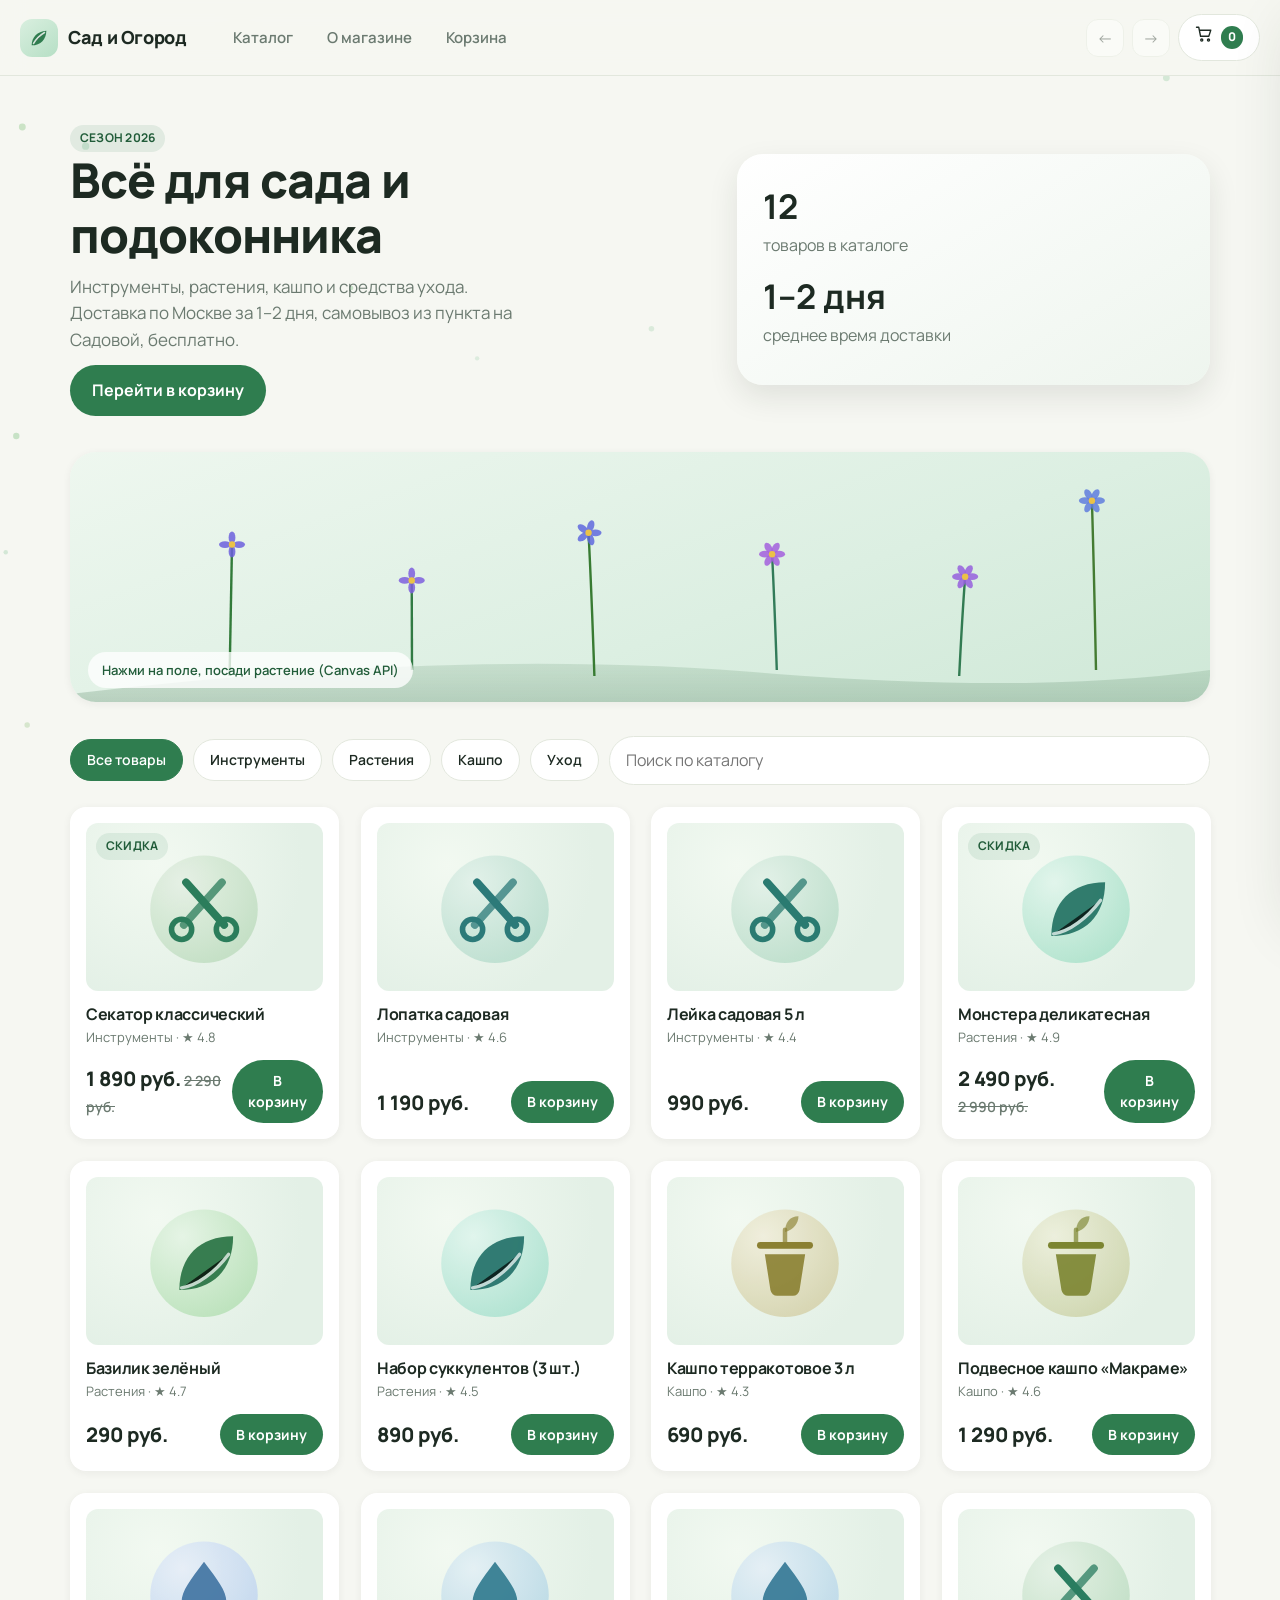
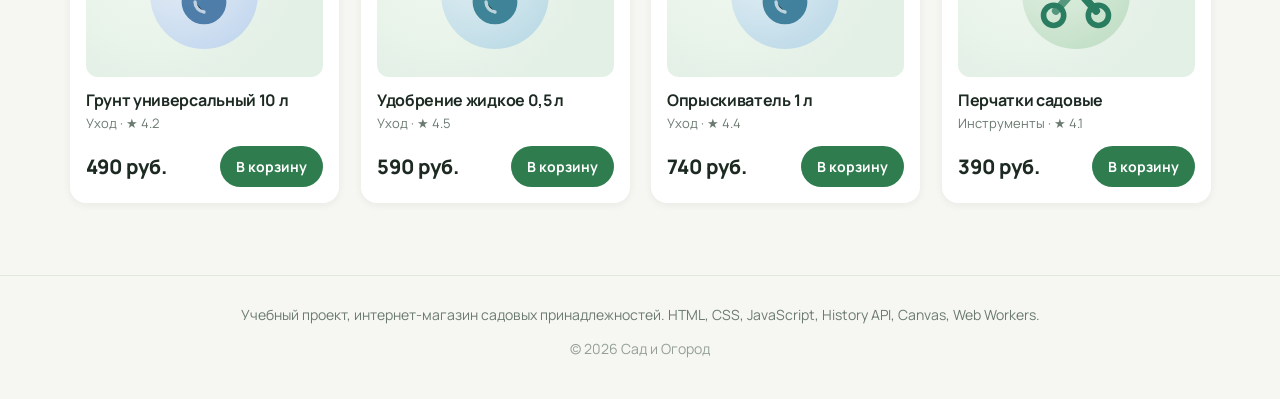
<file: index.html>
<!DOCTYPE html>
<html lang="ru">
<head>
  <meta charset="UTF-8" />
  <base href="/" />
  <meta name="viewport" content="width=device-width, initial-scale=1.0" />
  <title>Сад и Огород, магазин садовых принадлежностей</title>
  <meta name="description" content="Интернет-магазин садовых принадлежностей: инструменты, растения, кашпо и уход за садом." />
  <script>
    // Восстановление маршрута после редиректа с 404.html (GitHub Pages).
    try {
      const saved = sessionStorage.getItem('spa:path');
      if (saved) {
        sessionStorage.removeItem('spa:path');
        history.replaceState({}, '', saved);
      }
    } catch (e) {}
  </script>
  <link rel="preconnect" href="https://fonts.googleapis.com" />
  <link rel="preconnect" href="https://fonts.gstatic.com" crossorigin />
  <link href="https://fonts.googleapis.com/css2?family=Manrope:wght@400;500;700;800&display=swap" rel="stylesheet" />
  <link rel="stylesheet" href="css/index.css" />
  <link rel="stylesheet" href="css/components/header.css" />
  <link rel="stylesheet" href="css/components/catalog.css" />
  <link rel="stylesheet" href="css/components/product-card.css" />
  <link rel="stylesheet" href="css/components/cart.css" />
  <link rel="stylesheet" href="css/components/product-page.css" />
  <link rel="stylesheet" href="css/components/canvas-hero.css" />
</head>
<body>
  <canvas id="hero-canvas" class="canvas-hero" aria-hidden="true"></canvas>

  <header class="header">
    <a class="header__logo" href="/" data-link data-route="/">
      <span class="header__logo-mark" aria-hidden="true"><svg viewBox="0 0 24 24" width="22" height="22"><path d="M4 20C4 11 10 5 20 4c0 9-6 16-16 16Z" fill="#2f7d4f"/><path d="M6 18C9 13 13 9 18 6" stroke="#fff" stroke-width="1.6" stroke-linecap="round" opacity=".8"/></svg></span>
      <span class="header__logo-text">Сад и Огород</span>
    </a>

    <nav class="header__nav" aria-label="Основная навигация">
      <a class="header__link" href="/" data-link data-route="/">Каталог</a>
      <a class="header__link" href="/about" data-link data-route="/about">О магазине</a>
      <a class="header__link" href="/cart" data-link data-route="/cart">Корзина</a>
    </nav>

    <div class="header__actions">
      <button class="header__history" type="button" data-history="back" title="Назад" aria-label="Назад">←</button>
      <button class="header__history" type="button" data-history="forward" title="Вперёд" aria-label="Вперёд">→</button>
      <button class="cart-button" type="button" data-open-cart aria-label="Открыть корзину">
        <span aria-hidden="true"><svg viewBox="0 0 24 24" width="18" height="18" fill="none" stroke="#1d2a22" stroke-width="1.8" stroke-linecap="round" stroke-linejoin="round"><circle cx="9" cy="20" r="1.4"/><circle cx="18" cy="20" r="1.4"/><path d="M2 3h3l2.4 12h11L21 7H6"/></svg></span>
        <span class="cart-button__count" data-cart-count>0</span>
      </button>
    </div>
  </header>

  <main id="app" class="app" aria-live="polite"></main>

  <footer class="footer">
    <p>Учебный проект, интернет-магазин садовых принадлежностей. HTML, CSS, JavaScript, History API, Canvas, Web Workers.</p>
    <p class="footer__meta">© <span data-year></span> Сад и Огород</p>
  </footer>

  <aside class="cart-drawer" data-cart-drawer aria-hidden="true">
    <div class="cart-drawer__overlay" data-close-cart></div>
    <section class="cart-drawer__panel" role="dialog" aria-modal="true" aria-label="Корзина">
      <header class="cart-drawer__head">
        <h2>Корзина</h2>
        <button class="cart-drawer__close" type="button" data-close-cart aria-label="Закрыть">✕</button>
      </header>
      <div class="cart-drawer__body" data-cart-body></div>
      <footer class="cart-drawer__foot">
        <div class="cart-drawer__row">
          <span>Товары</span><span data-cart-subtotal>0 руб.</span>
        </div>
        <div class="cart-drawer__row">
          <span>Скидка</span><span data-cart-discount>0 руб.</span>
        </div>
        <div class="cart-drawer__row cart-drawer__row--total">
          <span>Итого</span><span data-cart-total>0 руб.</span>
        </div>
        <p class="cart-drawer__note" data-cart-note>Скидка 10% от 5 000 руб., 15% от 10 000 руб.</p>
        <button class="button button--primary button--wide" type="button" data-checkout>Оформить заказ</button>
      </footer>
    </section>
  </aside>

  <div class="toast" data-toast role="status" aria-live="polite"></div>

  <script type="module" src="js/app.js"></script>
</body>
</html>
</file>
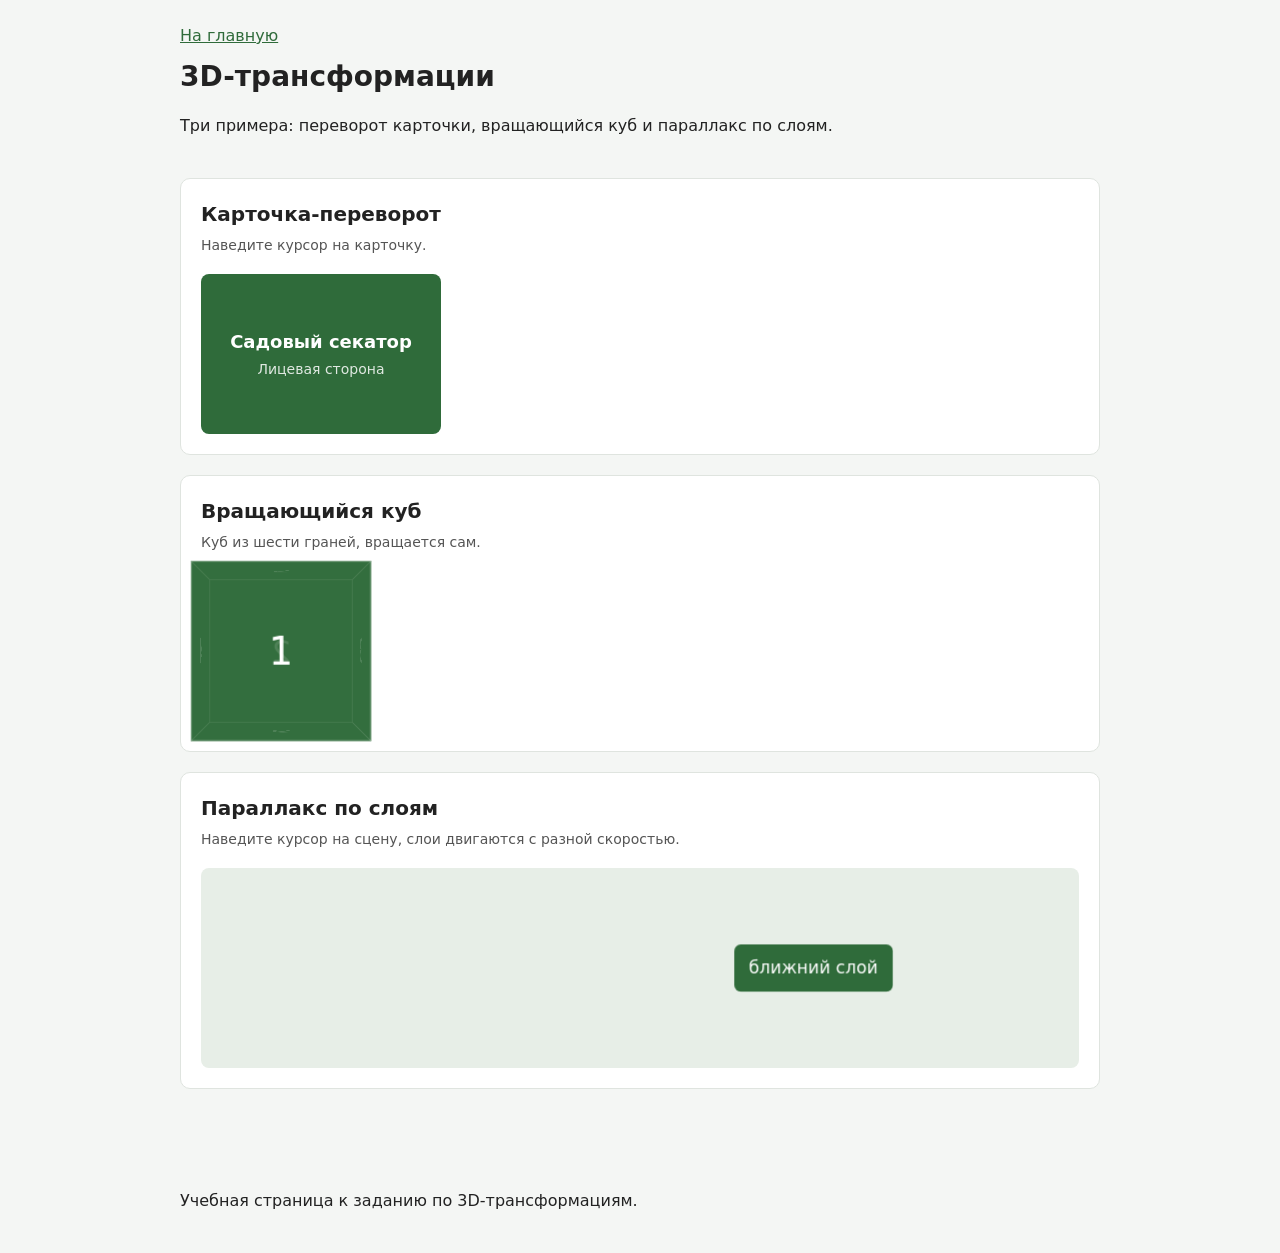
<file: tasks/3d/index.html>
<!DOCTYPE html>
<html lang="ru">
<head>
  <meta charset="utf-8">
  <meta name="viewport" content="width=device-width, initial-scale=1">
  <title>3D-трансформации</title>
  <link rel="stylesheet" href="style.css">
</head>
<body>
  <header>
    <a href="../../index.html">На главную</a>
    <h1>3D-трансформации</h1>
    <p>Три примера: переворот карточки, вращающийся куб и параллакс по слоям.</p>
  </header>

  <main>
    <section class="demo">
      <h2>Карточка-переворот</h2>
      <p>Наведите курсор на карточку.</p>
      <div class="flip">
        <div class="flip-inner">
          <div class="flip-face flip-front">
            <h3>Садовый секатор</h3>
            <p>Лицевая сторона</p>
          </div>
          <div class="flip-face flip-back">
            <h3>1 890 ₽</h3>
            <p>Обратная сторона</p>
          </div>
        </div>
      </div>
    </section>

    <section class="demo">
      <h2>Вращающийся куб</h2>
      <p>Куб из шести граней, вращается сам.</p>
      <div class="scene">
        <div class="cube">
          <div class="side front">1</div>
          <div class="side back">2</div>
          <div class="side right">3</div>
          <div class="side left">4</div>
          <div class="side top">5</div>
          <div class="side bottom">6</div>
        </div>
      </div>
    </section>

    <section class="demo">
      <h2>Параллакс по слоям</h2>
      <p>Наведите курсор на сцену, слои двигаются с разной скоростью.</p>
      <div class="parallax">
        <span class="layer far">дальний слой</span>
        <span class="layer middle">средний слой</span>
        <span class="layer near">ближний слой</span>
      </div>
    </section>
  </main>

  <footer>
    <p>Учебная страница к заданию по 3D-трансформациям.</p>
  </footer>
</body>
</html>
</file>
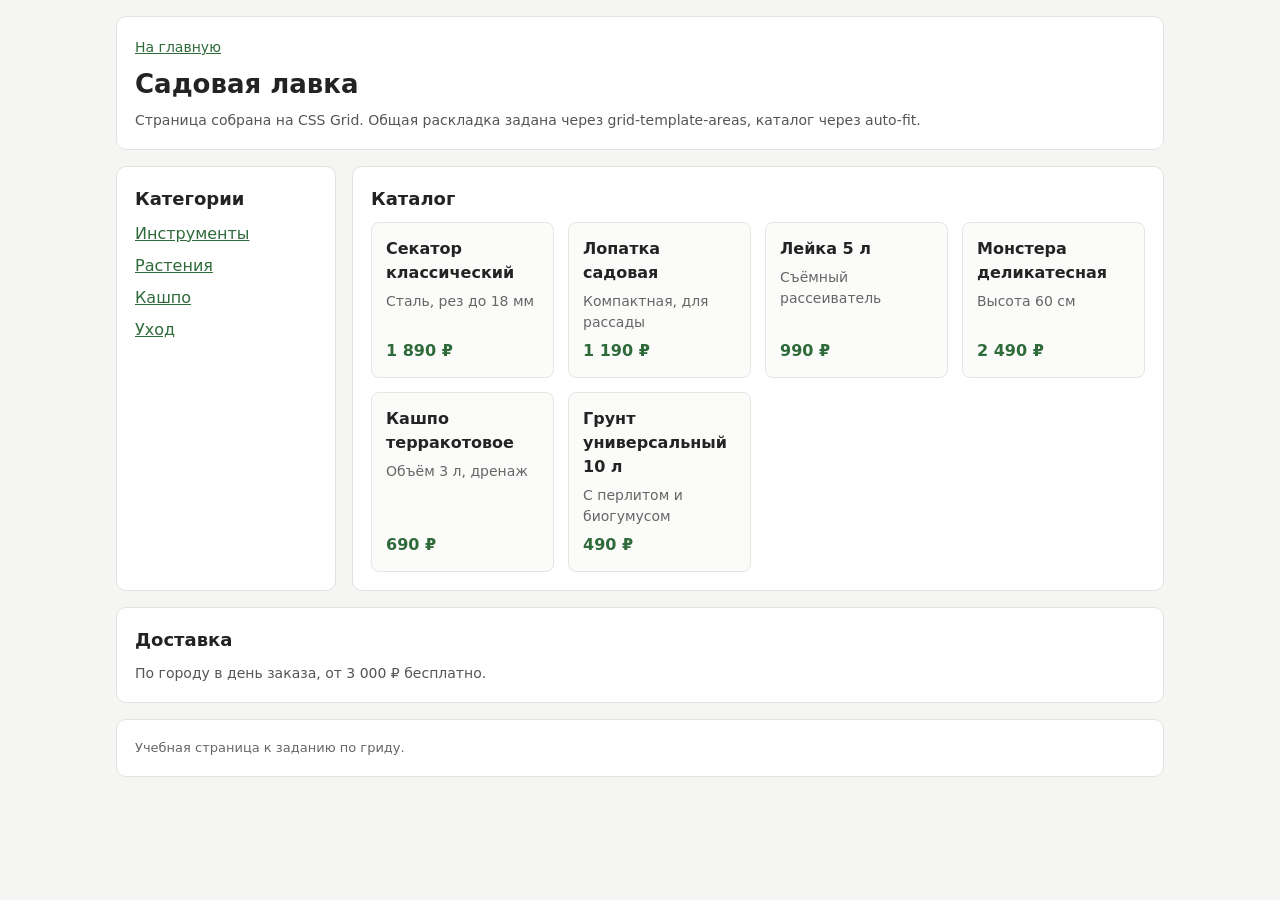
<file: tasks/grid/index.html>
<!DOCTYPE html>
<html lang="ru">
<head>
  <meta charset="utf-8">
  <meta name="viewport" content="width=device-width, initial-scale=1">
  <title>Вёрстка на гриде</title>
  <link rel="stylesheet" href="style.css">
</head>
<body>
  <div class="layout">
    <header class="site-header">
      <a class="back" href="../../index.html">На главную</a>
      <h1>Садовая лавка</h1>
      <p>Страница собрана на CSS Grid. Общая раскладка задана через grid-template-areas, каталог через auto-fit.</p>
    </header>

    <nav class="site-nav" aria-label="Категории">
      <h2>Категории</h2>
      <ul>
        <li><a href="#tools">Инструменты</a></li>
        <li><a href="#plants">Растения</a></li>
        <li><a href="#pots">Кашпо</a></li>
        <li><a href="#care">Уход</a></li>
      </ul>
    </nav>

    <main class="site-main">
      <h2>Каталог</h2>
      <div class="cards">
        <article class="card">
          <h3>Секатор классический</h3>
          <p>Сталь, рез до 18 мм</p>
          <span class="price">1 890 ₽</span>
        </article>
        <article class="card">
          <h3>Лопатка садовая</h3>
          <p>Компактная, для рассады</p>
          <span class="price">1 190 ₽</span>
        </article>
        <article class="card">
          <h3>Лейка 5 л</h3>
          <p>Съёмный рассеиватель</p>
          <span class="price">990 ₽</span>
        </article>
        <article class="card">
          <h3>Монстера деликатесная</h3>
          <p>Высота 60 см</p>
          <span class="price">2 490 ₽</span>
        </article>
        <article class="card">
          <h3>Кашпо терракотовое</h3>
          <p>Объём 3 л, дренаж</p>
          <span class="price">690 ₽</span>
        </article>
        <article class="card">
          <h3>Грунт универсальный 10 л</h3>
          <p>С перлитом и биогумусом</p>
          <span class="price">490 ₽</span>
        </article>
      </div>
    </main>

    <aside class="site-aside">
      <h2>Доставка</h2>
      <p>По городу в день заказа, от 3 000 ₽ бесплатно.</p>
    </aside>

    <footer class="site-footer">
      <p>Учебная страница к заданию по гриду.</p>
    </footer>
  </div>
</body>
</html>
</file>
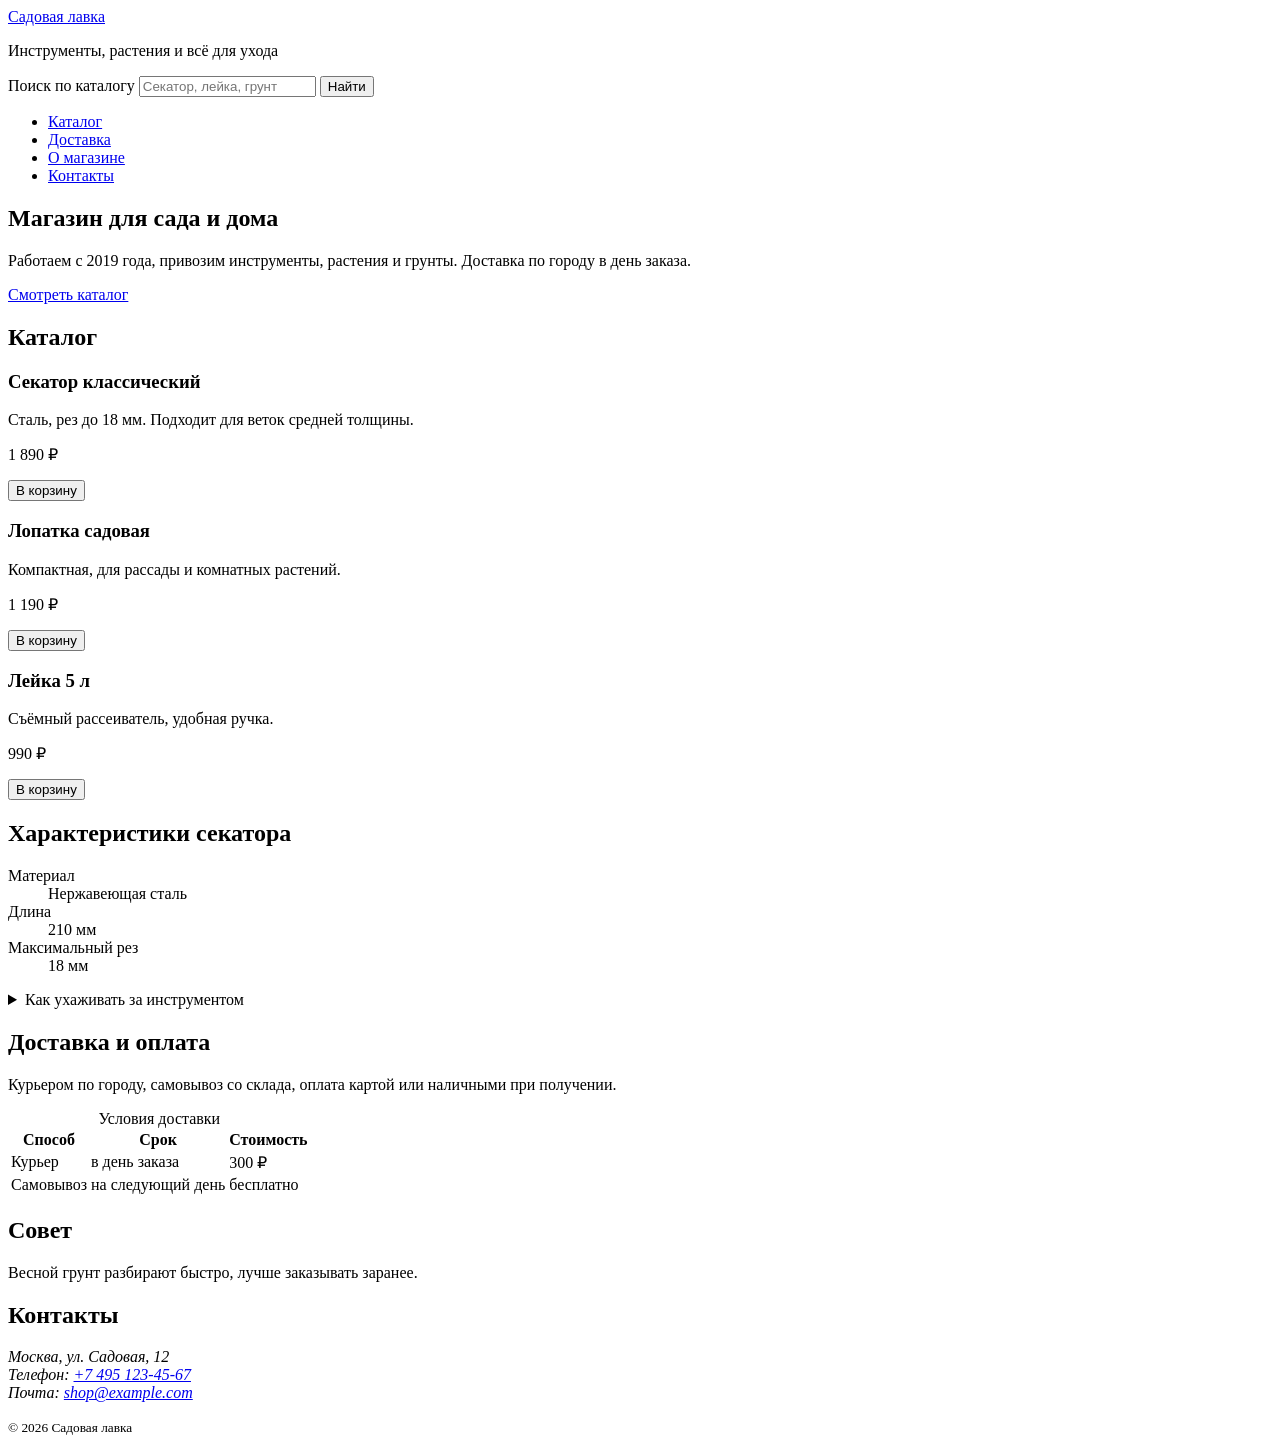
<file: tasks/skeleton/index.html>
<!DOCTYPE html>
<!--
  Каркас сайта без CSS. Разметка только семантическая, стилей нет вообще,
  чтобы было видно структуру документа, а не оформление.
-->
<html lang="ru">
<head>
  <meta charset="utf-8">
  <meta name="viewport" content="width=device-width, initial-scale=1">
  <title>Садовая лавка — каркас страницы</title>
</head>
<body>

  <!-- Шапка сайта: логотип, название, поиск. header задаёт вводную часть страницы. -->
  <header>
    <a href="../../index.html">Садовая лавка</a>
    <p>Инструменты, растения и всё для ухода</p>

    <!-- Поиск по каталогу: form с полем и кнопкой, без стилей. -->
    <form action="#" method="get" role="search">
      <label for="search">Поиск по каталогу</label>
      <input id="search" name="q" type="search" placeholder="Секатор, лейка, грунт">
      <button type="submit">Найти</button>
    </form>

    <!-- Основная навигация: nav с неупорядоченным списком ссылок. -->
    <nav aria-label="Основная навигация">
      <ul>
        <li><a href="#catalog">Каталог</a></li>
        <li><a href="#delivery">Доставка</a></li>
        <li><a href="#about">О магазине</a></li>
        <li><a href="#contacts">Контакты</a></li>
      </ul>
    </nav>
  </header>

  <!-- Основное содержимое страницы. Всё, что относится к сути страницы, лежит в main. -->
  <main>

    <!-- Первый экран: заголовок и короткое описание. section группирует тематический блок. -->
    <section id="about">
      <h1>Магазин для сада и дома</h1>
      <p>Работаем с 2019 года, привозим инструменты, растения и грунты. Доставка по городу в день заказа.</p>
      <a href="#catalog">Смотреть каталог</a>
    </section>

    <!-- Каталог: блок с карточками товаров. -->
    <section id="catalog">
      <h2>Каталог</h2>

      <!-- Каждая карточка товара это самостоятельная единица, поэтому article. -->
      <article>
        <h3>Секатор классический</h3>
        <p>Сталь, рез до 18 мм. Подходит для веток средней толщины.</p>
        <p>1 890 ₽</p>
        <button type="button">В корзину</button>
      </article>

      <article>
        <h3>Лопатка садовая</h3>
        <p>Компактная, для рассады и комнатных растений.</p>
        <p>1 190 ₽</p>
        <button type="button">В корзину</button>
      </article>

      <article>
        <h3>Лейка 5 л</h3>
        <p>Съёмный рассеиватель, удобная ручка.</p>
        <p>990 ₽</p>
        <button type="button">В корзину</button>
      </article>

      <!-- Характеристики товара: список определений, термин и значение. -->
      <h2>Характеристики секатора</h2>
      <dl>
        <dt>Материал</dt>
        <dd>Нержавеющая сталь</dd>
        <dt>Длина</dt>
        <dd>210 мм</dd>
        <dt>Максимальный рез</dt>
        <dd>18 мм</dd>
      </dl>

      <!-- Развёрнутое описание с дополнительными сведениями. -->
      <details>
        <summary>Как ухаживать за инструментом</summary>
        <p>После работы протрите лезвия сухой тканью и смажьте маслом, храните в чехле.</p>
      </details>
    </section>

    <!-- Блок про доставку и оплату. -->
    <section id="delivery">
      <h2>Доставка и оплата</h2>
      <p>Курьером по городу, самовывоз со склада, оплата картой или наличными при получении.</p>

      <!-- Таблица с условиями: подходит для данных, где важны строки и столбцы. -->
      <table>
        <caption>Условия доставки</caption>
        <thead>
          <tr>
            <th scope="col">Способ</th>
            <th scope="col">Срок</th>
            <th scope="col">Стоимость</th>
          </tr>
        </thead>
        <tbody>
          <tr>
            <td>Курьер</td>
            <td>в день заказа</td>
            <td>300 ₽</td>
          </tr>
          <tr>
            <td>Самовывоз</td>
            <td>на следующий день</td>
            <td>бесплатно</td>
          </tr>
        </tbody>
      </table>
    </section>

    <!-- Дополнительный блок сбоку по смыслу: aside. -->
    <aside>
      <h2>Совет</h2>
      <p>Весной грунт разбирают быстро, лучше заказывать заранее.</p>
    </aside>
  </main>

  <!-- Подвал: контакты и копирайт. footer закрывает страницу. -->
  <footer id="contacts">
    <h2>Контакты</h2>
    <address>
      Москва, ул. Садовая, 12<br>
      Телефон: <a href="tel:+74951234567">+7 495 123-45-67</a><br>
      Почта: <a href="mailto:shop@example.com">shop@example.com</a>
    </address>
    <p><small>© 2026 Садовая лавка</small></p>
  </footer>

</body>
</html>
</file>
<file: css/index.css>
/* ============================================================
   index.css, общие стили: токены, сброс, типографика, каркас
   ============================================================ */

:root {
  /* Палитра */
  --color-bg: #f6f7f2;
  --color-surface: #ffffff;
  --color-ink: #1d2a22;
  --color-muted: #6b7a70;
  --color-line: #e2e7dd;
  --color-primary: #2f7d4f;
  --color-primary-dark: #215c39;
  --color-accent: #e8b04b;
  --color-danger: #c0442f;

  /* Тени и радиусы */
  --radius-sm: 10px;
  --radius-md: 16px;
  --radius-lg: 26px;
  --shadow-sm: 0 2px 8px rgba(29, 42, 34, 0.06);
  --shadow-md: 0 12px 30px rgba(29, 42, 34, 0.10);
  --shadow-lg: 0 24px 60px rgba(29, 42, 34, 0.16);

  /* Анимации */
  --ease-out: cubic-bezier(0.22, 1, 0.36, 1);
  --speed: 220ms;

  /* Токены размеров */
  --header-h: 76px;
  --container: 1180px;
}

*,
*::before,
*::after { box-sizing: border-box; }

html { scroll-behavior: smooth; }

body {
  margin: 0;
  min-height: 100vh;
  font-family: 'Manrope', system-ui, -apple-system, 'Segoe UI', sans-serif;
  color: var(--color-ink);
  background: var(--color-bg);
  line-height: 1.55;
  -webkit-font-smoothing: antialiased;
}

img { max-width: 100%; display: block; }

button { font: inherit; color: inherit; }

a { color: inherit; text-decoration: none; }

h1, h2, h3 { margin: 0 0 12px; line-height: 1.15; letter-spacing: -0.02em; }
h1 { font-size: clamp(28px, 4vw, 48px); font-weight: 800; }
h2 { font-size: clamp(22px, 2.6vw, 32px); font-weight: 800; }
h3 { font-size: 19px; font-weight: 700; }
p { margin: 0 0 12px; }

.app {
  max-width: var(--container);
  margin: 0 auto;
  padding: calc(var(--header-h) + 28px) 20px 72px;
}

/* ---------- Кнопки ---------- */
.button {
  --btn-bg: var(--color-primary);
  --btn-ink: #fff;
  display: inline-flex;
  align-items: center;
  justify-content: center;
  gap: 8px;
  padding: 13px 22px;
  border: 0;
  border-radius: 999px;
  background: var(--btn-bg);
  color: var(--btn-ink);
  font-weight: 700;
  cursor: pointer;
  transition: transform var(--speed) var(--ease-out), box-shadow var(--speed) var(--ease-out),
    background-color var(--speed) var(--ease-out);
}

.button:hover { transform: translateY(-2px); box-shadow: var(--shadow-md); }
.button:active { transform: translateY(0) scale(0.985); }
.button:focus-visible { outline: 3px solid var(--color-accent); outline-offset: 2px; }

.button--primary { --btn-bg: var(--color-primary); }
.button--primary:hover { background: var(--color-primary-dark); }
.button--ghost { --btn-bg: transparent; --btn-ink: var(--color-primary); box-shadow: inset 0 0 0 2px var(--color-primary); }
.button--ghost:hover { background: rgba(47, 125, 79, 0.08); }
.button--wide { width: 100%; }

/* ---------- Утилиты ---------- */
.badge {
  display: inline-block;
  padding: 4px 10px;
  border-radius: 999px;
  background: rgba(47, 125, 79, 0.10);
  color: var(--color-primary-dark);
  font-size: 12px;
  font-weight: 700;
  letter-spacing: 0.02em;
  text-transform: uppercase;
}

.muted { color: var(--color-muted); }

.price {
  font-weight: 800;
  font-size: 20px;
  white-space: nowrap;
}

.price--old {
  font-size: 14px;
  font-weight: 600;
  color: var(--color-muted);
  text-decoration: line-through;
}

/* ---------- Футер ---------- */
.footer {
  border-top: 1px solid var(--color-line);
  padding: 28px 20px 40px;
  text-align: center;
  color: var(--color-muted);
  font-size: 14px;
}

.footer__meta { margin: 0; opacity: 0.7; }

/* ---------- Тост ---------- */
.toast {
  position: fixed;
  left: 50%;
  bottom: 28px;
  transform: translate(-50%, 24px);
  padding: 12px 20px;
  border-radius: 999px;
  background: var(--color-ink);
  color: #fff;
  font-weight: 600;
  font-size: 14px;
  opacity: 0;
  pointer-events: none;
  transition: opacity var(--speed) var(--ease-out), transform var(--speed) var(--ease-out);
  z-index: 60;
}

.toast.is-visible { opacity: 1; transform: translate(-50%, 0); }

/* ---------- Появление страниц ---------- */
.page {
  animation: page-in 420ms var(--ease-out) both;
}

@keyframes page-in {
  from { opacity: 0; transform: translateY(14px); }
  to { opacity: 1; transform: translateY(0); }
}

@media (prefers-reduced-motion: reduce) {
  *, *::before, *::after {
    animation-duration: 0.001ms !important;
    animation-iteration-count: 1 !important;
    transition-duration: 0.001ms !important;
    scroll-behavior: auto !important;
  }
}
</file>
<file: css/components/header.css>
/* header.css, шапка, навигация, кнопки истории и корзины */

.header {
  position: fixed;
  inset: 0 0 auto 0;
  height: var(--header-h);
  display: flex;
  align-items: center;
  gap: 20px;
  padding: 0 20px;
  background: rgba(246, 247, 242, 0.86);
  backdrop-filter: blur(12px);
  border-bottom: 1px solid var(--color-line);
  z-index: 40;
}

.header__logo {
  display: inline-flex;
  align-items: center;
  gap: 10px;
  font-weight: 800;
  font-size: 18px;
  letter-spacing: -0.02em;
}

.header__logo-mark {
  display: grid;
  /* SVG внутри, размер задаётся самим svg */
  place-items: center;
  width: 38px;
  height: 38px;
  border-radius: 12px;
  background: linear-gradient(140deg, #d9efdf, #b6dfc5);
  font-size: 20px;
  transition: transform 400ms var(--ease-out);
}

.header__logo:hover .header__logo-mark { transform: rotate(-12deg) scale(1.06); }

.header__nav {
  display: flex;
  gap: 6px;
  margin-left: 12px;
}

.header__link {
  padding: 9px 14px;
  border-radius: 999px;
  font-weight: 600;
  font-size: 15px;
  color: var(--color-muted);
  transition: color var(--speed) var(--ease-out), background-color var(--speed) var(--ease-out);
}

.header__link:hover { color: var(--color-ink); background: rgba(29, 42, 34, 0.06); }
.header__link.is-active { color: var(--color-primary-dark); background: rgba(47, 125, 79, 0.12); }

.header__actions {
  display: flex;
  align-items: center;
  gap: 8px;
  margin-left: auto;
}

.header__history {
  width: 38px;
  height: 38px;
  border: 1px solid var(--color-line);
  border-radius: 12px;
  background: var(--color-surface);
  cursor: pointer;
  font-size: 16px;
  line-height: 1;
  transition: transform var(--speed) var(--ease-out), box-shadow var(--speed) var(--ease-out);
}

.header__history:hover { transform: translateY(-2px); box-shadow: var(--shadow-sm); }
.header__history:disabled { opacity: 0.4; cursor: default; transform: none; box-shadow: none; }

.cart-button {
  position: relative;
  display: inline-flex;
  align-items: center;
  gap: 8px;
  padding: 9px 16px;
  border: 1px solid var(--color-line);
  border-radius: 999px;
  background: var(--color-surface);
  cursor: pointer;
  font-size: 17px;
  transition: transform var(--speed) var(--ease-out), box-shadow var(--speed) var(--ease-out);
}

.cart-button:hover { transform: translateY(-2px); box-shadow: var(--shadow-sm); }

.cart-button__count {
  min-width: 22px;
  padding: 2px 6px;
  border-radius: 999px;
  background: var(--color-primary);
  color: #fff;
  font-size: 12px;
  font-weight: 800;
}

.cart-button__count.is-pop { animation: count-pop 420ms var(--ease-out); }

@keyframes count-pop {
  0% { transform: scale(1); }
  40% { transform: scale(1.45); }
  100% { transform: scale(1); }
}

@media (max-width: 720px) {
  .header { gap: 10px; padding: 0 12px; }
  .header__nav { display: none; }
  .header__logo-text { display: none; }
}
</file>
<file: css/components/catalog.css>
/* catalog.css, страница каталога: hero, фильтры, сетка */

.catalog__hero {
  display: grid;
  grid-template-columns: minmax(0, 1.15fr) minmax(0, 0.85fr);
  gap: 28px;
  align-items: center;
  padding: 20px 0 8px;
}

.catalog__lead { max-width: 46ch; color: var(--color-muted); font-size: 17px; }

.catalog__hero-card {
  position: relative;
  padding: 26px;
  border-radius: var(--radius-lg);
  background: linear-gradient(150deg, var(--color-surface), #eef5ee);
  box-shadow: var(--shadow-md);
  transform-style: preserve-3d;
  transition: transform 500ms var(--ease-out);
}

.catalog__hero-card:hover {
  transform: perspective(900px) rotateY(-6deg) rotateX(3deg) translateY(-4px);
}

.catalog__hero-card strong { display: block; font-size: 34px; }

.catalog__filters {
  display: flex;
  flex-wrap: wrap;
  gap: 10px;
  align-items: center;
  margin: 34px 0 22px;
}

.chip {
  padding: 9px 16px;
  border: 1px solid var(--color-line);
  border-radius: 999px;
  background: var(--color-surface);
  font-weight: 600;
  font-size: 14px;
  cursor: pointer;
  transition: background-color var(--speed) var(--ease-out), color var(--speed) var(--ease-out),
    transform var(--speed) var(--ease-out);
}

.chip:hover { transform: translateY(-1px); }
.chip.is-active { background: var(--color-primary); border-color: var(--color-primary); color: #fff; }

.catalog__search {
  flex: 1 1 220px;
  min-width: 180px;
  padding: 11px 16px;
  border: 1px solid var(--color-line);
  border-radius: 999px;
  background: var(--color-surface);
  font: inherit;
  transition: box-shadow var(--speed) var(--ease-out), border-color var(--speed) var(--ease-out);
}

.catalog__search:focus {
  outline: none;
  border-color: var(--color-primary);
  box-shadow: 0 0 0 4px rgba(47, 125, 79, 0.14);
}

.catalog__grid {
  display: grid;
  grid-template-columns: repeat(auto-fill, minmax(240px, 1fr));
  gap: 22px;
}

.catalog__empty {
  padding: 48px 20px;
  border: 1px dashed var(--color-line);
  border-radius: var(--radius-lg);
  text-align: center;
  color: var(--color-muted);
}

@media (max-width: 860px) {
  .catalog__hero { grid-template-columns: 1fr; }
}
</file>
<file: css/components/product-card.css>
/* product-card.css, карточка товара с 3D-наведением */

.product-card {
  position: relative;
  display: flex;
  flex-direction: column;
  padding: 16px;
  border-radius: var(--radius-md);
  background: var(--color-surface);
  box-shadow: var(--shadow-sm);
  transform-style: preserve-3d;
  transition: transform 420ms var(--ease-out), box-shadow 420ms var(--ease-out);
  animation: card-in 480ms var(--ease-out) both;
}

.product-card:hover {
  transform: perspective(820px) rotateX(4deg) rotateY(-5deg) translateY(-6px);
  box-shadow: var(--shadow-lg);
}

@keyframes card-in {
  from { opacity: 0; transform: translateY(18px) scale(0.985); }
  to { opacity: 1; transform: translateY(0) scale(1); }
}

.product-card__media {
  position: relative;
  display: grid;
  place-items: center;
  height: 168px;
  border-radius: 12px;
  background: radial-gradient(circle at 30% 25%, #f2f9f1, #e3f0e6 70%);
  overflow: hidden;
}

.product-card__emoji {
  display: block;
  width: 112px;
  height: 112px;
  transform: translateZ(30px);
  transition: transform 520ms var(--ease-out);
}

.product-card__emoji svg { display: block; width: 100%; height: 100%; }

.product-card:hover .product-card__emoji { transform: translateZ(46px) scale(1.08) rotate(-4deg); }

.product-card__tag {
  position: absolute;
  top: 10px;
  left: 10px;
}

.product-card__title {
  margin: 14px 0 4px;
  font-size: 16px;
  font-weight: 700;
}

.product-card__meta { color: var(--color-muted); font-size: 13px; margin-bottom: 12px; }

.product-card__foot {
  display: flex;
  align-items: center;
  justify-content: space-between;
  gap: 10px;
  margin-top: auto;
}

.product-card__add {
  padding: 10px 16px;
  border: 0;
  border-radius: 999px;
  background: var(--color-primary);
  color: #fff;
  font-weight: 700;
  font-size: 14px;
  cursor: pointer;
  transition: background-color var(--speed) var(--ease-out), transform var(--speed) var(--ease-out);
}

.product-card__add:hover { background: var(--color-primary-dark); transform: translateY(-2px); }
.product-card__add.is-added { background: var(--color-accent); color: #3a2b06; }
</file>
<file: css/components/cart.css>
/* cart.css, выдвижная корзина */

.cart-drawer {
  position: fixed;
  inset: 0;
  z-index: 50;
  pointer-events: none;
}

.cart-drawer.is-open { pointer-events: auto; }

.cart-drawer__overlay {
  position: absolute;
  inset: 0;
  background: rgba(20, 30, 24, 0.42);
  opacity: 0;
  transition: opacity 260ms var(--ease-out);
}

.cart-drawer.is-open .cart-drawer__overlay { opacity: 1; }

.cart-drawer__panel {
  position: absolute;
  top: 0;
  right: 0;
  display: flex;
  flex-direction: column;
  width: min(420px, 100%);
  height: 100%;
  background: var(--color-surface);
  box-shadow: var(--shadow-lg);
  transform: translateX(104%);
  transition: transform 340ms var(--ease-out);
}

.cart-drawer.is-open .cart-drawer__panel { transform: translateX(0); }

.cart-drawer__head {
  display: flex;
  align-items: center;
  justify-content: space-between;
  padding: 20px 22px;
  border-bottom: 1px solid var(--color-line);
}

.cart-drawer__head h2 { margin: 0; font-size: 20px; }

.cart-drawer__close {
  width: 36px;
  height: 36px;
  border: 0;
  border-radius: 50%;
  background: var(--color-bg);
  cursor: pointer;
  transition: transform var(--speed) var(--ease-out), background-color var(--speed) var(--ease-out);
}

.cart-drawer__close:hover { transform: rotate(90deg); background: #e8ece4; }

.cart-drawer__body { flex: 1; overflow-y: auto; padding: 16px 22px; }

.cart-drawer__foot {
  padding: 18px 22px 24px;
  border-top: 1px solid var(--color-line);
  background: #fbfcf9;
}

.cart-drawer__row { display: flex; justify-content: space-between; gap: 12px; font-size: 15px; margin-bottom: 6px; }
.cart-drawer__row--total { font-size: 20px; font-weight: 800; margin: 12px 0 6px; }
.cart-drawer__note { font-size: 12px; color: var(--color-muted); }

.cart-item {
  display: grid;
  grid-template-columns: 52px minmax(0, 1fr) auto;
  gap: 12px;
  align-items: center;
  padding: 12px 0;
  border-bottom: 1px solid var(--color-line);
  animation: cart-item-in 300ms var(--ease-out) both;
}

.cart-item__thumb {
  display: grid;
  place-items: center;
  width: 52px;
  height: 52px;
  border-radius: 12px;
  background: #eef5ee;
  overflow: hidden;
}

.cart-item__thumb svg { width: 46px; height: 46px; }

.cart-item__title { font-weight: 700; font-size: 15px; }
.cart-item__price { color: var(--color-muted); font-size: 13px; }

.cart-item__counter {
  display: inline-flex;
  align-items: center;
  gap: 8px;
}

.cart-item__btn {
  width: 30px;
  height: 30px;
  border: 1px solid var(--color-line);
  border-radius: 50%;
  background: #fff;
  cursor: pointer;
  line-height: 1;
  transition: background-color var(--speed) var(--ease-out), transform var(--speed) var(--ease-out);
}

.cart-item__btn:hover { background: var(--color-bg); transform: scale(1.08); }

.cart-item__remove {
  border: 0;
  background: none;
  color: var(--color-danger);
  font-size: 13px;
  cursor: pointer;
  padding: 0;
  opacity: 0.8;
}

.cart-item__remove:hover { opacity: 1; text-decoration: underline; }

@keyframes cart-item-in {
  from { opacity: 0; transform: translateX(16px); }
  to { opacity: 1; transform: translateX(0); }
}

.cart-empty { padding: 40px 0; text-align: center; color: var(--color-muted); }
</file>
<file: css/components/product-page.css>
/* product-page.css, карточка товара (страница) и информационные блоки */

.product {
  display: grid;
  grid-template-columns: minmax(0, 1fr) minmax(0, 1fr);
  gap: 36px;
  align-items: start;
  padding-top: 12px;
}

.product__media {
  position: relative;
  display: grid;
  place-items: center;
  min-height: 380px;
  border-radius: var(--radius-lg);
  background: radial-gradient(circle at 35% 30%, #f4faf3, #dcecdf 75%);
  overflow: hidden;
  box-shadow: var(--shadow-sm);
}

.product__emoji {
  display: block;
  width: 240px;
  height: 240px;
  animation: float 6s ease-in-out infinite;
  will-change: transform;
}

.product__emoji svg { display: block; width: 100%; height: 100%; }

@keyframes float {
  0%, 100% { transform: translateY(0) rotate(-2deg); }
  50% { transform: translateY(-14px) rotate(2deg); }
}

.product__shine {
  position: absolute;
  inset: -40% -60%;
  background: conic-gradient(from 0deg, transparent 0 70%, rgba(255, 255, 255, 0.75) 78%, transparent 86%);
  animation: spin 9s linear infinite;
  opacity: 0.55;
}

@keyframes spin { to { transform: rotate(360deg); } }

.product__info h1 { margin-bottom: 8px; }
.product__price-row { display: flex; align-items: baseline; gap: 12px; margin: 16px 0 20px; }

.product__specs { list-style: none; padding: 0; margin: 0 0 24px; display: grid; gap: 10px; }

.product__specs li {
  display: flex;
  justify-content: space-between;
  gap: 16px;
  padding: 10px 14px;
  border-radius: 12px;
  background: var(--color-surface);
  box-shadow: var(--shadow-sm);
  font-size: 14px;
}

.product__actions { display: flex; gap: 12px; flex-wrap: wrap; }

.product__back {
  display: inline-flex;
  align-items: center;
  gap: 6px;
  margin-bottom: 18px;
  font-weight: 600;
  color: var(--color-primary-dark);
}

/* ---------- Информационные страницы ---------- */
.info-card {
  padding: 28px;
  border-radius: var(--radius-lg);
  background: var(--color-surface);
  box-shadow: var(--shadow-sm);
  max-width: 820px;
}

.info-card ul { margin: 0; padding-left: 20px; }
.info-card li { margin-bottom: 6px; }

.info-grid {
  display: grid;
  grid-template-columns: repeat(auto-fit, minmax(220px, 1fr));
  gap: 18px;
  margin-top: 24px;
}

.info-tile {
  padding: 20px;
  border-radius: var(--radius-md);
  background: linear-gradient(150deg, #ffffff, #f2f8f2);
  box-shadow: var(--shadow-sm);
  transition: transform 320ms var(--ease-out);
}

.info-tile:hover { transform: translateY(-4px); }
.info-tile strong { display: block; font-size: 26px; margin-bottom: 4px; }

@media (max-width: 880px) {
  .product { grid-template-columns: 1fr; }
  .product__media { min-height: 260px; }
  .product__emoji { font-size: 104px; }
}

/* ---------- Демо Web Worker ---------- */
.worker-demo {
  display: flex;
  flex-wrap: wrap;
  gap: 12px;
  align-items: center;
  margin: 12px 0 8px;
}

.worker-demo__input {
  width: 160px;
  padding: 11px 14px;
  border: 1px solid var(--color-line);
  border-radius: 12px;
  font: inherit;
}

.worker-demo__input:focus {
  outline: none;
  border-color: var(--color-primary);
  box-shadow: 0 0 0 4px rgba(47, 125, 79, 0.14);
}

.worker-demo__status {
  font-size: 14px;
  font-weight: 600;
  color: var(--color-primary-dark);
}

.button[disabled] { opacity: 0.6; cursor: progress; transform: none; box-shadow: none; }
</file>
<file: css/components/canvas-hero.css>
/* canvas-hero.css, фоновый холст с анимацией (HTML5 Canvas API) */

.canvas-hero {
  position: fixed;
  inset: 0;
  width: 100%;
  height: 100%;
  z-index: -1;
  opacity: 0.55;
  pointer-events: none;
}

.canvas-panel {
  position: relative;
  margin: 28px 0 8px;
  border-radius: var(--radius-lg);
  overflow: hidden;
  background: linear-gradient(160deg, #eef7ef, #dcefe2 60%, #cfe8d7);
  box-shadow: var(--shadow-sm);
}

.canvas-panel__stage {
  display: block;
  width: 100%;
  height: 250px;
  cursor: crosshair;
}

.canvas-panel__hint {
  position: absolute;
  left: 18px;
  bottom: 14px;
  margin: 0;
  padding: 8px 14px;
  border-radius: 999px;
  background: rgba(255, 255, 255, 0.78);
  font-size: 13px;
  font-weight: 600;
  color: var(--color-primary-dark);
}
</file>
<file: tasks/3d/style.css>
* { box-sizing: border-box; }

body {
  margin: 0;
  font-family: system-ui, -apple-system, "Segoe UI", Roboto, sans-serif;
  color: #222;
  background: #f4f6f4;
  line-height: 1.5;
}

header, footer {
  padding: 24px 20px;
  max-width: 960px;
  margin: 0 auto;
}

header a {
  color: #2f6b3a;
}

h1 {
  font-size: 28px;
  margin: 8px 0;
}

h2 {
  font-size: 20px;
  margin: 0 0 6px;
}

main {
  max-width: 960px;
  margin: 0 auto;
  padding: 0 20px 40px;
}

.demo {
  background: #fff;
  border: 1px solid #dfe4df;
  border-radius: 10px;
  padding: 20px;
  margin-bottom: 20px;
}

.demo p {
  margin: 0 0 18px;
  color: #555;
  font-size: 14px;
}

/* Карточка-переворот */
.flip {
  width: 240px;
  height: 160px;
  perspective: 900px;
}

.flip-inner {
  position: relative;
  width: 100%;
  height: 100%;
  transform-style: preserve-3d;
  transition: transform 0.6s;
}

.flip:hover .flip-inner {
  transform: rotateY(180deg);
}

.flip-face {
  position: absolute;
  inset: 0;
  display: flex;
  flex-direction: column;
  justify-content: center;
  align-items: center;
  border-radius: 8px;
  color: #fff;
  backface-visibility: hidden;
}

.flip-front {
  background: #2f6b3a;
}

.flip-back {
  background: #b4622c;
  transform: rotateY(180deg);
}

.flip-face p {
  margin: 0;
  color: rgba(255, 255, 255, 0.85);
  font-size: 14px;
}

.flip-face h3 {
  margin: 0 0 4px;
  font-size: 18px;
}

/* Куб */
.scene {
  width: 160px;
  height: 160px;
  perspective: 700px;
}

.cube {
  position: relative;
  width: 160px;
  height: 160px;
  transform-style: preserve-3d;
  animation: spin 9s linear infinite;
}

.side {
  position: absolute;
  width: 160px;
  height: 160px;
  display: flex;
  align-items: center;
  justify-content: center;
  font-size: 34px;
  color: #fff;
  background: rgba(47, 107, 58, 0.85);
  border: 1px solid rgba(255, 255, 255, 0.4);
}

.front  { transform: translateZ(80px); }
.back   { transform: rotateY(180deg) translateZ(80px); }
.right  { transform: rotateY(90deg) translateZ(80px); }
.left   { transform: rotateY(-90deg) translateZ(80px); }
.top    { transform: rotateX(90deg) translateZ(80px); }
.bottom { transform: rotateX(-90deg) translateZ(80px); }

@keyframes spin {
  from { transform: rotateX(-20deg) rotateY(0deg); }
  to   { transform: rotateX(-20deg) rotateY(360deg); }
}

/* Параллакс */
.parallax {
  position: relative;
  height: 200px;
  perspective: 600px;
  display: flex;
  align-items: center;
  justify-content: center;
  gap: 18px;
  background: #e7eee7;
  border-radius: 8px;
  transform-style: preserve-3d;
}

.layer {
  padding: 10px 14px;
  border-radius: 6px;
  color: #fff;
  transition: transform 0.5s;
}

.layer.far    { background: #9db8a3; transform: translateZ(-120px) scale(1.4); }
.layer.middle { background: #5d8f66; transform: translateZ(-40px)  scale(1.15); }
.layer.near   { background: #2f6b3a; transform: translateZ(40px); }

.parallax:hover .far    { transform: translateZ(-120px) scale(1.4) translateX(-40px); }
.parallax:hover .middle { transform: translateZ(-40px)  scale(1.15) translateX(-16px); }
.parallax:hover .near   { transform: translateZ(40px)  translateX(14px); }

@media (max-width: 600px) {
  .cube { width: 120px; height: 120px; }
  .side { width: 120px; height: 120px; }
  .front  { transform: translateZ(60px); }
  .back   { transform: rotateY(180deg) translateZ(60px); }
  .right  { transform: rotateY(90deg) translateZ(60px); }
  .left   { transform: rotateY(-90deg) translateZ(60px); }
  .top    { transform: rotateX(90deg) translateZ(60px); }
  .bottom { transform: rotateX(-90deg) translateZ(60px); }
}
</file>
<file: tasks/grid/style.css>
* { box-sizing: border-box; }

body {
  margin: 0;
  font-family: system-ui, -apple-system, "Segoe UI", Roboto, sans-serif;
  background: #f5f6f3;
  color: #232323;
  line-height: 1.5;
}

/* Общая раскладка страницы на гриде */
.layout {
  display: grid;
  grid-template-columns: 220px 1fr;
  grid-template-areas:
    "header header"
    "nav    main"
    "aside  aside"
    "footer footer";
  gap: 16px;
  max-width: 1080px;
  margin: 0 auto;
  padding: 16px;
}

.site-header { grid-area: header; }
.site-nav    { grid-area: nav; }
.site-main   { grid-area: main; }
.site-aside  { grid-area: aside; }
.site-footer { grid-area: footer; }

.site-header,
.site-nav,
.site-main,
.site-aside,
.site-footer {
  background: #fff;
  border: 1px solid #dfe4df;
  border-radius: 10px;
  padding: 18px;
}

.site-header h1 { margin: 6px 0; font-size: 26px; }
.site-header p  { margin: 0; color: #555; font-size: 14px; }
.back { color: #2f6b3a; font-size: 14px; }

.site-nav h2,
.site-main h2,
.site-aside h2 { font-size: 18px; margin: 0 0 10px; }

.site-nav ul { list-style: none; margin: 0; padding: 0; }
.site-nav li { margin-bottom: 8px; }
.site-nav a { color: #2f6b3a; }

/* Каталог: сетка сама решает, сколько колонок влезет */
.cards {
  display: grid;
  grid-template-columns: repeat(auto-fit, minmax(180px, 1fr));
  gap: 14px;
}

.card {
  display: grid;
  grid-template-rows: auto 1fr auto;
  gap: 6px;
  padding: 14px;
  border: 1px solid #e3e7e3;
  border-radius: 8px;
  background: #fbfcfa;
}

.card h3 { margin: 0; font-size: 16px; }
.card p  { margin: 0; color: #666; font-size: 14px; }
.price   { font-weight: 600; color: #2f6b3a; }

.site-aside p { margin: 0; color: #555; font-size: 14px; }

.site-footer p { margin: 0; color: #666; font-size: 13px; }

@media (max-width: 800px) {
  .layout {
    grid-template-columns: 1fr;
    grid-template-areas:
      "header"
      "nav"
      "main"
      "aside"
      "footer";
  }
}
</file>
